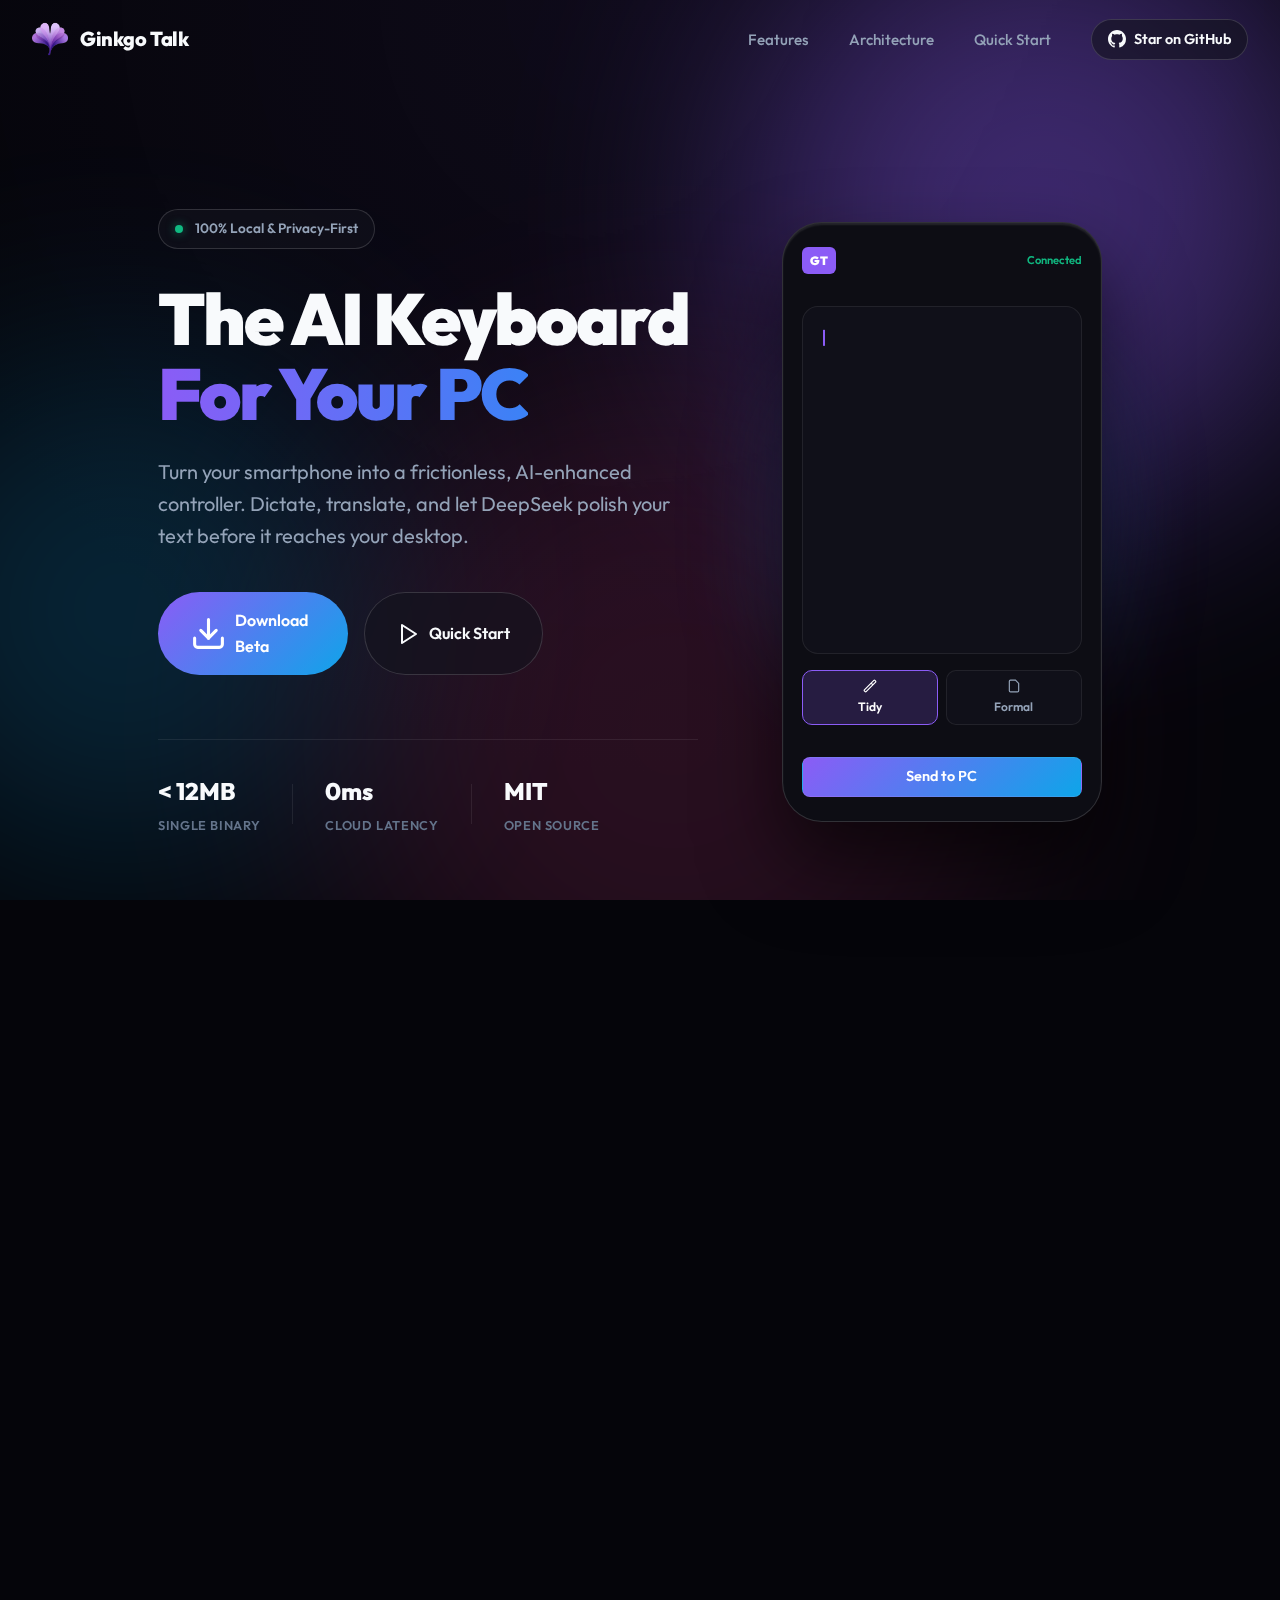
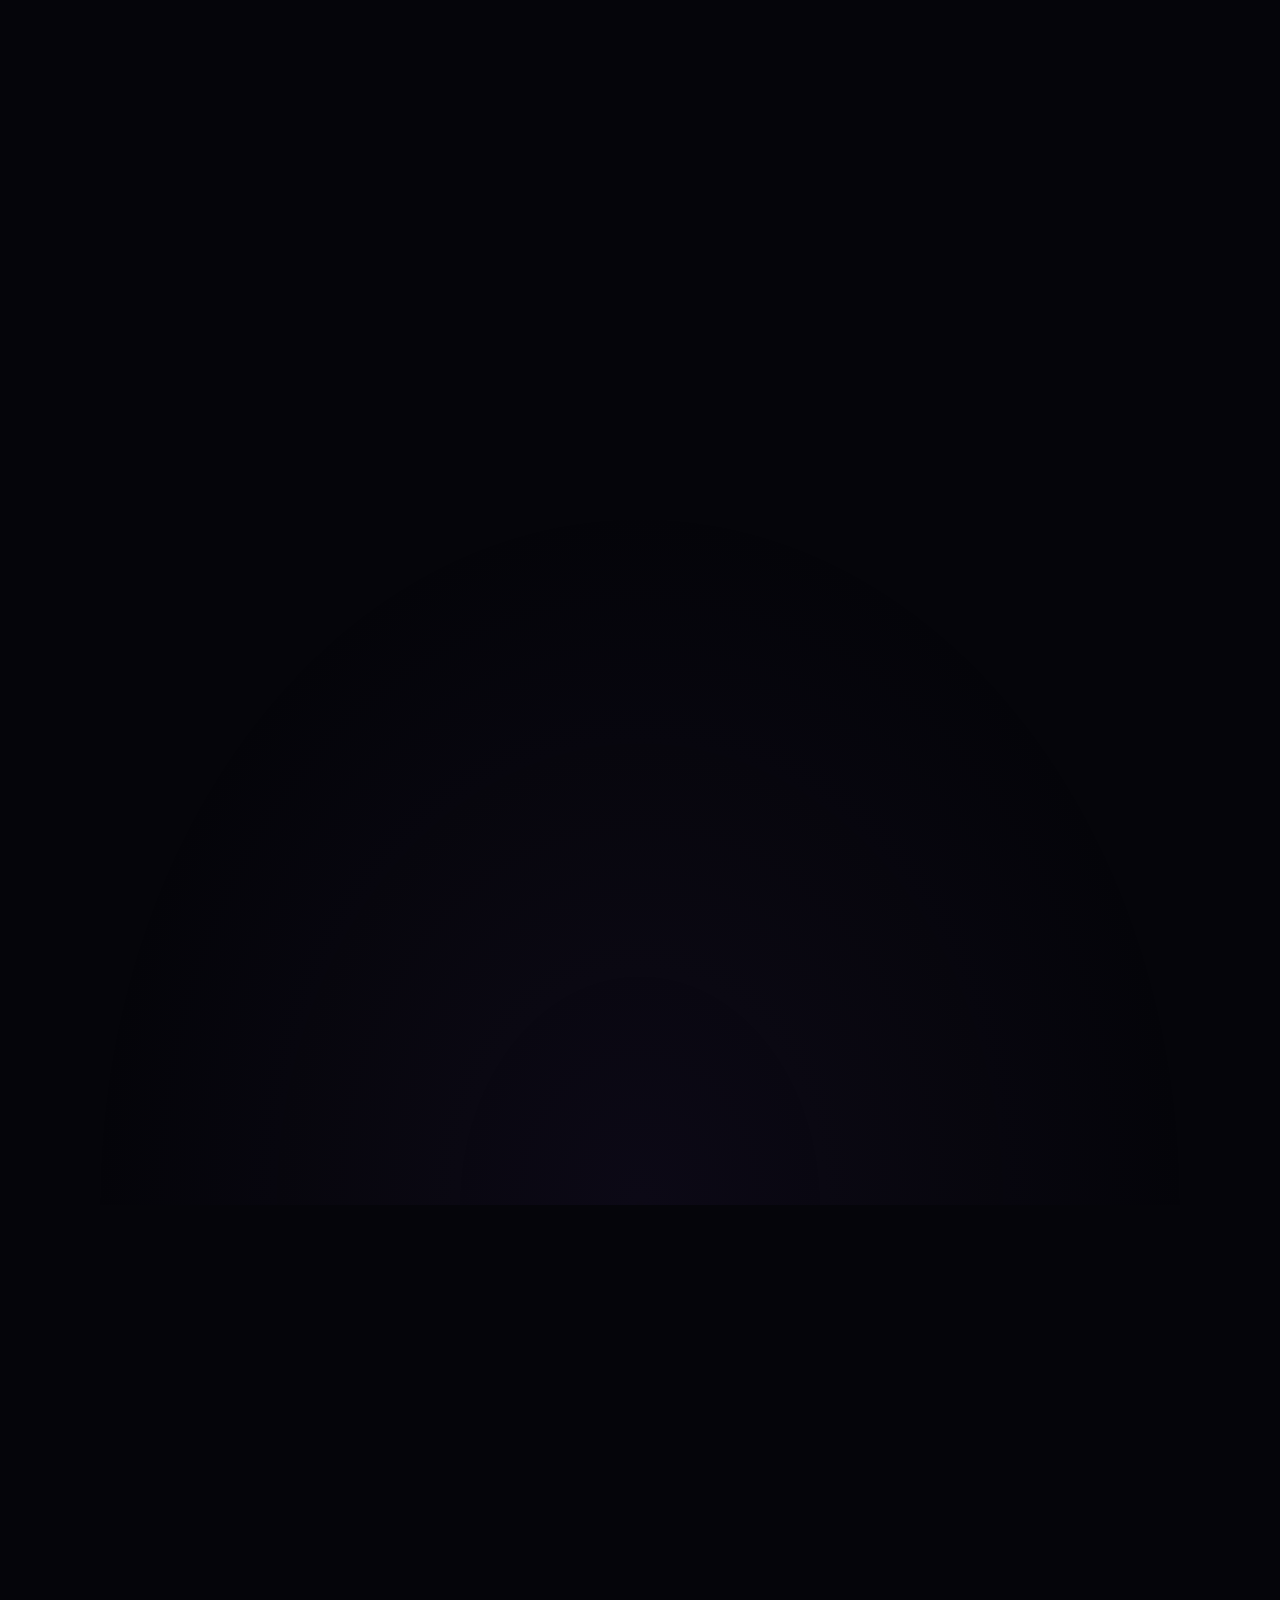
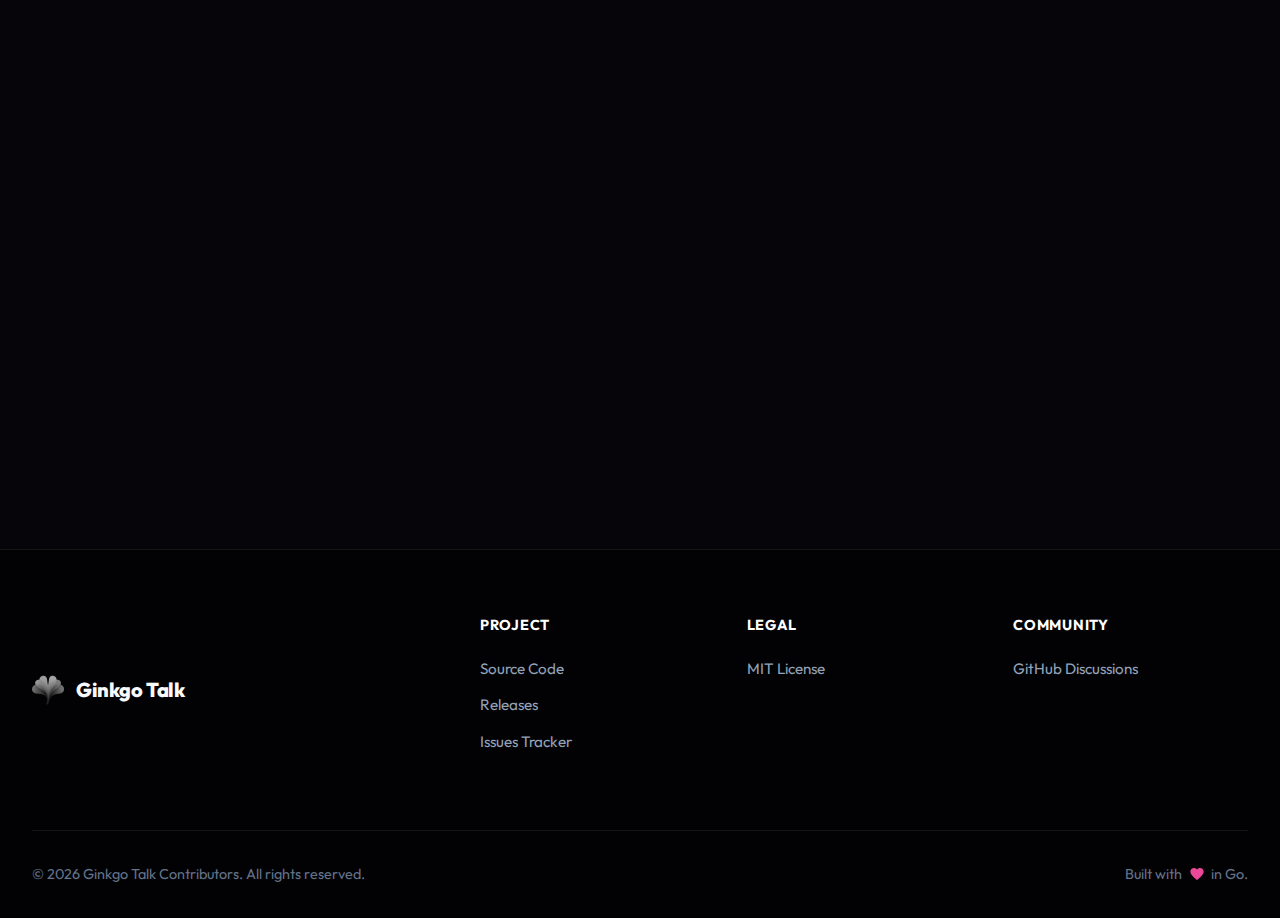
<file: docs/index.html>
<!DOCTYPE html>
<html lang="en">

<head>
    <meta charset="UTF-8">
    <meta name="viewport" content="width=device-width, initial-scale=1.0">
    <title>Ginkgo Talk - AI Mobile Keyboard for Your PC</title>
    <meta name="description"
        content="Turn your phone into an AI-powered keyboard for your PC. Type, dictate, and let AI polish your text — all over your local network. Free and open source.">
    <meta name="keywords" content="mobile keyboard, PC keyboard, AI text, phone to PC, LAN typing, open source, Go">
    <meta name="author" content="Ginkgo Talk Contributors">

    <!-- Open Graph -->
    <meta property="og:title" content="Ginkgo Talk - AI Mobile Keyboard for Your PC">
    <meta property="og:description"
        content="Turn your phone into an AI-powered keyboard for your PC. Free, open source, privacy-first.">
    <meta property="og:type" content="website">
    <meta property="og:image" content="assets/logo.png">

    <link rel="icon" type="image/png" sizes="32x32" href="assets/logo.png">
    <link rel="apple-touch-icon" href="assets/logo.png">
    <link href="https://fonts.googleapis.com/css2?family=Outfit:wght@300;400;500;600;700;800;900&display=swap"
        rel="stylesheet">
    <link rel="stylesheet" href="style.css">
</head>

<body id="top">
    <!-- Ambient Background -->
    <div class="ambient-bg">
        <div class="glow-orb orb-primary"></div>
        <div class="glow-orb orb-secondary"></div>
        <div class="glow-orb orb-accent"></div>
        <div class="noise-overlay"></div>
    </div>

    <!-- ===== Navigation ===== -->
    <nav class="nav">
        <div class="nav-container">
            <a href="#top" class="nav-brand">
                <div class="brand-logo-container">
                    <img src="assets/logo.png" alt="Ginkgo Talk Logo">
                    <div class="logo-glow"></div>
                </div>
                <span>Ginkgo Talk</span>
            </a>
            <ul class="nav-links">
                <li><a href="#features" class="nav-link">Features</a></li>
                <li><a href="#demo" class="nav-link">Architecture</a></li>
                <li><a href="#quickstart" class="nav-link">Quick Start</a></li>
                <li>
                    <a href="https://github.com/gold16/ginkgo-talk" target="_blank" rel="noopener"
                        class="nav-btn-github">
                        <svg viewBox="0 0 24 24">
                            <path
                                d="M12 0C5.37 0 0 5.37 0 12c0 5.31 3.435 9.795 8.205 11.385.6.105.825-.255.825-.57 0-.285-.015-1.23-.015-2.235-3.015.555-3.795-.735-4.035-1.41-.135-.345-.72-1.41-1.23-1.695-.42-.225-1.02-.78-.015-.795.945-.015 1.62.87 1.845 1.23 1.08 1.815 2.805 1.305 3.495.99.105-.78.42-1.305.765-1.605-2.67-.3-5.46-1.335-5.46-5.925 0-1.305.465-2.385 1.23-3.225-.12-.3-.54-1.53.12-3.18 0 0 1.005-.315 3.3 1.23.96-.27 1.98-.405 3-.405s2.04.135 3 .405c2.295-1.56 3.3-1.23 3.3-1.23.66 1.65.24 2.88.12 3.18.765.84 1.23 1.905 1.23 3.225 0 4.605-2.805 5.625-5.475 5.925.435.375.81 1.095.81 2.22 0 1.605-.015 2.895-.015 3.3 0 .315.225.69.825.57A12.02 12.02 0 0024 12c0-6.63-5.37-12-12-12z" />
                        </svg>
                        <span>Star on GitHub</span>
                    </a>
                </li>
            </ul>
            <button class="hamburger" aria-label="Menu">
                <span></span>
                <span></span>
                <span></span>
            </button>
        </div>
    </nav>

    <!-- ===== Hero ===== -->
    <section class="hero">
        <div class="container hero-container">
            <div class="hero-content">
                <div class="hero-badge fade-in-up">
                    <span class="badge-dot pulse"></span>
                    <span class="badge-text">100% Local & Privacy-First</span>
                </div>
                <h1 class="hero-title fade-in-up" style="animation-delay: 0.1s;">
                    The AI Keyboard<br>
                    <span class="gradient-text gradient-flow">For Your PC</span>
                </h1>
                <p class="hero-desc fade-in-up" style="animation-delay: 0.2s;">
                    Turn your smartphone into a frictionless, AI-enhanced controller. Dictate, translate, and let
                    DeepSeek polish your text before it reaches your desktop.
                </p>
                <div class="hero-actions fade-in-up" style="animation-delay: 0.3s;">
                    <a href="https://github.com/gold16/ginkgo-talk/releases" target="_blank" rel="noopener"
                        class="btn btn-primary btn-glow">
                        <svg viewBox="0 0 24 24" fill="none" stroke="currentColor" stroke-width="2"
                            stroke-linecap="round" stroke-linejoin="round">
                            <path d="M21 15v4a2 2 0 01-2 2H5a2 2 0 01-2-2v-4" />
                            <polyline points="7 10 12 15 17 10" />
                            <line x1="12" y1="15" x2="12" y2="3" />
                        </svg>
                        Download Beta
                        <div class="hover-glow"></div>
                    </a>
                    <a href="#quickstart" class="btn btn-secondary">
                        <svg width="24" height="24" viewBox="0 0 24 24" fill="none" stroke="currentColor"
                            stroke-width="2" stroke-linecap="round" stroke-linejoin="round">
                            <polygon points="5 3 19 12 5 21 5 3" />
                        </svg>
                        Quick Start
                    </a>
                </div>

                <div class="hero-metrics fade-in-up" style="animation-delay: 0.4s;">
                    <div class="metric">
                        <span class="metric-val">&lt; 12MB</span>
                        <span class="metric-lbl">Single Binary</span>
                    </div>
                    <div class="metric-divider"></div>
                    <div class="metric">
                        <span class="metric-val">0ms</span>
                        <span class="metric-lbl">Cloud Latency</span>
                    </div>
                    <div class="metric-divider"></div>
                    <div class="metric">
                        <span class="metric-val">MIT</span>
                        <span class="metric-lbl">Open Source</span>
                    </div>
                </div>
            </div>

            <div class="hero-visual fade-in-up" style="animation-delay: 0.3s;">
                <div class="floating-device">
                    <div class="device-screen">
                        <!-- Mockup of the mobile app -->
                        <div class="mockup-header">
                            <div class="mockup-logo">GT</div>
                            <div class="mockup-status">Connected</div>
                        </div>
                        <div class="mockup-input font-mono">
                            <div id="typewriterText"></div>
                        </div>
                        <div class="mockup-tools">
                            <div class="tool-btn active"><svg width="14" height="14" viewBox="0 0 24 24" fill="none"
                                    stroke="currentColor" stroke-width="2">
                                    <path
                                        d="m21.64 3.64-1.28-1.28a1.21 1.21 0 0 0-1.72 0L2.36 18.64a1.21 1.21 0 0 0 0 1.72l1.28 1.28a1.2 1.2 0 0 0 1.72 0L21.64 5.36a1.2 1.2 0 0 0 0-1.72Z" />
                                    <path d="m14 7 3 3" />
                                </svg> Tidy</div>
                            <div class="tool-btn"><svg width="14" height="14" viewBox="0 0 24 24" fill="none"
                                    stroke="currentColor" stroke-width="2">
                                    <path d="M14.5 2H6a2 2 0 0 0-2 2v16a2 2 0 0 0 2 2h12a2 2 0 0 0 2-2V7.5L14.5 2z" />
                                </svg> Formal</div>
                        </div>
                        <div class="mockup-keyboard">
                            <div class="kb-row">
                                <div class="kb-key w-long">Send to PC</div>
                            </div>
                        </div>
                    </div>
                    <div class="device-glow"></div>
                </div>
            </div>
        </div>
    </section>

    <!-- ===== Features ===== -->
    <section class="features" id="features">
        <div class="container bg-decoration">
            <div class="section-header fade-in">
                <span class="pill-badge">Core Capabilities</span>
                <h2 class="section-title">Everything You Need.<br>Nothing You Don't.</h2>
            </div>

            <div class="features-grid">
                <!-- Feature 1 -->
                <div class="glass-card feature-card fade-in">
                    <div class="feature-icon-wrapper">
                        <svg class="feature-icon" viewBox="0 0 24 24" fill="none" stroke="currentColor" stroke-width="2"
                            stroke-linecap="round" stroke-linejoin="round">
                            <rect x="3" y="3" width="18" height="18" rx="2" ry="2" />
                            <rect x="7" y="7" width="3" height="3" />
                            <rect x="14" y="7" width="3" height="3" />
                            <rect x="7" y="14" width="3" height="3" />
                            <rect x="14" y="14" width="3" height="3" />
                        </svg>
                        <div class="icon-glow"></div>
                    </div>
                    <h3>QR Sync</h3>
                    <p>Point your camera at your screen. Enter a 4-digit code. Instantly connected. No mobile app
                        installation required.</p>
                </div>

                <!-- Feature 2 -->
                <div class="glass-card feature-card fade-in" style="animation-delay: 0.1s;">
                    <div class="feature-icon-wrapper">
                        <svg class="feature-icon" viewBox="0 0 24 24" fill="none" stroke="currentColor" stroke-width="2"
                            stroke-linecap="round" stroke-linejoin="round">
                            <path
                                d="m21.64 3.64-1.28-1.28a1.21 1.21 0 0 0-1.72 0L2.36 18.64a1.21 1.21 0 0 0 0 1.72l1.28 1.28a1.2 1.2 0 0 0 1.72 0L21.64 5.36a1.2 1.2 0 0 0 0-1.72Z" />
                            <path d="m14 7 3 3" />
                            <path d="M5 6v4" />
                            <path d="M19 14v4" />
                            <path d="M10 2v2" />
                            <path d="M7 8H3" />
                            <path d="M21 16h-4" />
                            <path d="M11 3H9" />
                        </svg>
                        <div class="icon-glow icon-glow-alt"></div>
                    </div>
                    <h3>AI Supercharged</h3>
                    <p>Clean up messy voice notes, convert conversational thoughts to formal text, or auto-translate on
                        the fly.</p>
                </div>

                <!-- Feature 3 -->
                <div class="glass-card feature-card fade-in" style="animation-delay: 0.2s;">
                    <div class="feature-icon-wrapper">
                        <svg class="feature-icon" viewBox="0 0 24 24" fill="none" stroke="currentColor" stroke-width="2"
                            stroke-linecap="round" stroke-linejoin="round">
                            <path d="M12 1a3 3 0 0 0-3 3v8a3 3 0 0 0 6 0V4a3 3 0 0 0-3-3z" />
                            <path d="M19 10v2a7 7 0 0 1-14 0v-2" />
                            <line x1="12" y1="19" x2="12" y2="23" />
                            <line x1="8" y1="23" x2="16" y2="23" />
                        </svg>
                        <div class="icon-glow"></div>
                    </div>
                    <h3>Voice Dictation</h3>
                    <p>Harness your smartphone's built-in Web Speech API to dictate long-form content swiftly and
                        accurately.</p>
                </div>

                <!-- Feature 4 -->
                <div class="glass-card feature-card fade-in">
                    <div class="feature-icon-wrapper">
                        <svg class="feature-icon" viewBox="0 0 24 24" fill="none" stroke="currentColor" stroke-width="2"
                            stroke-linecap="round" stroke-linejoin="round">
                            <rect x="2" y="4" width="20" height="16" rx="2" ry="2" />
                            <line x1="6" y1="8" x2="6" y2="8" />
                            <line x1="10" y1="8" x2="10" y2="8" />
                            <line x1="14" y1="8" x2="14" y2="8" />
                            <line x1="18" y1="8" x2="18" y2="8" />
                            <line x1="8" y1="12" x2="16" y2="12" />
                            <line x1="8" y1="16" x2="16" y2="16" />
                        </svg>
                        <div class="icon-glow icon-glow-alt"></div>
                    </div>
                    <h3>Desktop Shortcuts</h3>
                    <p>Trigger PC macros directly from your phone. Send Enter, Ctrl+Z, Ctrl+V, or Esc wirelessly via
                        WebSockets.</p>
                </div>

                <!-- Feature 5 -->
                <div class="glass-card feature-card fade-in" style="animation-delay: 0.1s;">
                    <div class="feature-icon-wrapper">
                        <svg class="feature-icon" viewBox="0 0 24 24" fill="none" stroke="currentColor" stroke-width="2"
                            stroke-linecap="round" stroke-linejoin="round">
                            <rect x="2" y="3" width="20" height="14" rx="2" ry="2" />
                            <line x1="8" y1="21" x2="16" y2="21" />
                            <line x1="12" y1="17" x2="12" y2="21" />
                        </svg>
                        <div class="icon-glow"></div>
                    </div>
                    <h3>Native System Tray</h3>
                    <p>Runs silently in your Windows system tray. One click reveals your LAN IP, QR pairing, and status
                        metrics.</p>
                </div>

                <!-- Feature 6 -->
                <div class="glass-card feature-card fade-in" style="animation-delay: 0.2s;">
                    <div class="feature-icon-wrapper">
                        <svg class="feature-icon" viewBox="0 0 24 24" fill="none" stroke="currentColor" stroke-width="2"
                            stroke-linecap="round" stroke-linejoin="round">
                            <rect x="3" y="11" width="18" height="11" rx="2" ry="2" />
                            <path d="M7 11V7a5 5 0 0 1 10 0v4" />
                        </svg>
                        <div class="icon-glow icon-glow-alt"></div>
                    </div>
                    <h3>Zero Telemetry</h3>
                    <p>Data stays entirely on your local network. Protected by self-signed HTTPS, session tokens, and
                        strict device verification.</p>
                </div>
            </div>
        </div>
    </section>

    <!-- ===== Demo Showcase ===== -->
    <section class="showcase" id="demo">
        <div class="container container-split">
            <div class="showcase-visual fade-in">
                <div class="glass-panel showcase-panel">
                    <div class="panel-header">
                        <div class="mac-dots">
                            <span></span><span></span><span></span>
                        </div>
                        <div class="panel-title">GinkgoTalk Backend Terminal</div>
                    </div>
                    <div class="panel-body font-mono">
                        <p><span class="text-green">INFO</span> [0.000] Starting GinkgoTalk local server...</p>
                        <p><span class="text-green">INFO</span> [0.041] Binding to LAN IP 192.168.1.100:9527</p>
                        <p><span class="text-green">INFO</span> [0.125] Initializing device pairing manager.</p>
                        <p><span class="text-cyan">WAIT</span> [1.450] Waiting for device connection...</p>
                        <p class="mt-4"><span class="text-yellow">AUTH</span> [8.221] Device pair initiated from
                            192.168.1.102</p>
                        <p><span class="text-green">SUCCESS</span> [10.052] WebSocket session established.</p>
                        <p class="mt-4 pulse-text">> Receiving payload: "Hello World"</p>
                        <p>> Simulating keystrokes on desktop...</p>
                    </div>
                </div>
            </div>

            <div class="showcase-text fade-in">
                <span class="pill-badge">Developer Friendly</span>
                <h2 class="section-title">Built Fast.<br>Runs Faster.</h2>

                <ul class="feature-list mt-8">
                    <li>
                        <div class="li-icon"><svg viewBox="0 0 24 24" fill="none" stroke="currentColor"
                                stroke-width="2">
                                <polyline points="20 6 9 17 4 12"></polyline>
                            </svg></div>
                        <div class="li-content">
                            <h4>Go Backend</h4>
                            <p>Engineered with Go's net/http and gorilla/websocket for robust, highly concurrent
                                connection management.</p>
                        </div>
                    </li>
                    <li>
                        <div class="li-icon"><svg viewBox="0 0 24 24" fill="none" stroke="currentColor"
                                stroke-width="2">
                                <polyline points="20 6 9 17 4 12"></polyline>
                            </svg></div>
                        <div class="li-content">
                            <h4>Progressive Web App</h4>
                            <p>The client UI installs seamlessly to any smartphone homescreen providing a native feel
                                without App Store friction.</p>
                        </div>
                    </li>
                    <li>
                        <div class="li-icon"><svg viewBox="0 0 24 24" fill="none" stroke="currentColor"
                                stroke-width="2">
                                <polyline points="20 6 9 17 4 12"></polyline>
                            </svg></div>
                        <div class="li-content">
                            <h4>Hardware Level Emulation</h4>
                            <p>Translates WebSocket payloads directly into native Windows user32.dll API calls for
                                reliable keystrokes.</p>
                        </div>
                    </li>
                </ul>
            </div>
        </div>
    </section>

    <!-- ===== Quick Start ===== -->
    <section class="quickstart" id="quickstart">
        <div class="container container-narrow">
            <div class="text-center fade-in">
                <span class="pill-badge style-outline">Installation</span>
                <h2 class="section-title">30 Seconds to Launch.</h2>
                <p class="section-subtitle">No installers. No bloated dependencies.</p>
            </div>

            <div class="terminal-mockup fade-in mt-12">
                <div class="terminal-header">
                    <div class="mac-dots"><span></span><span></span><span></span></div>
                    <span>bash</span>
                </div>
                <div class="terminal-content">
                    <div class="line">
                        <span class="comment"># Option 1: Download pre-built binary</span>
                    </div>
                    <div class="line">
                        <span class="prompt">$</span> <span class="cmd">curl</span> -L
                        https://github.com/gold16/ginkgo-talk/releases/latest/download/GinkgoTalk.exe -o GinkgoTalk.exe
                    </div>
                    <div class="line">
                        <span class="prompt">$</span> ./GinkgoTalk.exe
                    </div>
                    <div class="line mt-4">
                        <span class="comment"># Option 2: Build from source</span>
                    </div>
                    <div class="line">
                        <span class="prompt">$</span> <span class="cmd">git</span> clone
                        https://github.com/gold16/ginkgo-talk.git
                    </div>
                    <div class="line">
                        <span class="prompt">$</span> <span class="cmd">cd</span> ginkgo-talk
                    </div>
                    <div class="line">
                        <span class="prompt">$</span> <span class="cmd">go</span> build -ldflags <span
                            class="string">"-H windowsgui"</span> -o GinkgoTalk.exe .
                    </div>
                </div>
            </div>

            <div class="steps-row fade-in mt-12">
                <div class="step-badge">
                    <div class="step-num">1</div>
                    <span>Run the EXE</span>
                </div>
                <div class="step-arr">→</div>
                <div class="step-badge">
                    <div class="step-num">2</div>
                    <span>Scan QR Code</span>
                </div>
                <div class="step-arr">→</div>
                <div class="step-badge">
                    <div class="step-num">3</div>
                    <span>Start Typing</span>
                </div>
            </div>
        </div>
    </section>

    <!-- ===== Footer ===== -->
    <footer class="footer">
        <div class="container footer-container">
            <div class="footer-top">
                <div class="footer-brand">
                    <img src="assets/logo.png" alt="Ginkgo Talk Logo" class="footer-logo">
                    <span class="footer-logotype">Ginkgo Talk</span>
                </div>
                <div class="footer-links-grid">
                    <div class="footer-col">
                        <h4>Project</h4>
                        <a href="https://github.com/gold16/ginkgo-talk">Source Code</a>
                        <a href="https://github.com/gold16/ginkgo-talk/releases">Releases</a>
                        <a href="https://github.com/gold16/ginkgo-talk/issues">Issues Tracker</a>
                    </div>
                    <div class="footer-col">
                        <h4>Legal</h4>
                        <a href="https://github.com/gold16/ginkgo-talk/blob/main/LICENSE">MIT License</a>
                    </div>
                    <div class="footer-col">
                        <h4>Community</h4>
                        <a href="https://github.com/gold16/ginkgo-talk/discussions" target="_blank"
                            rel="noopener">GitHub Discussions</a>
                    </div>
                </div>
            </div>
            <div class="footer-bottom">
                <p>&copy; 2026 Ginkgo Talk Contributors. All rights reserved.</p>
                <div class="footer-heart">
                    Built with <svg viewBox="0 0 24 24" fill="currentColor" width="16" height="16">
                        <path
                            d="M12 21.35l-1.45-1.32C5.4 15.36 2 12.28 2 8.5 2 5.42 4.42 3 7.5 3c1.74 0 3.41.81 4.5 2.09C13.09 3.81 14.76 3 16.5 3 19.58 3 22 5.42 22 8.5c0 3.78-3.4 6.86-8.55 11.54L12 21.35z" />
                    </svg> in Go.
                </div>
            </div>
        </div>
    </footer>

    <script src="main.js"></script>
</body>

</html>
</file>
<file: docs/style.css>
/* ===== Default Design System ===== */
:root {
    --bg-primary: #05050A;
    --bg-surface: rgba(18, 18, 28, 0.6);
    --bg-surface-light: rgba(30, 30, 45, 0.4);

    --accent-1: #8b5cf6;
    /* Violet */
    --accent-2: #0ea5e9;
    /* Sky Blue */
    --accent-3: #ec4899;
    /* Pink */

    --text-primary: #f8fafc;
    --text-secondary: #94a3b8;
    --text-muted: #64748b;

    --border-glass: rgba(255, 255, 255, 0.08);
    --border-glass-light: rgba(255, 255, 255, 0.15);

    --radius-sm: 12px;
    --radius-md: 20px;
    --radius-lg: 32px;
    --radius-full: 9999px;

    --transition: 0.35s cubic-bezier(0.2, 0.8, 0.2, 1);
    --transition-bounce: 0.5s cubic-bezier(0.34, 1.56, 0.64, 1);

    --shadow-glow: 0 0 40px rgba(139, 92, 246, 0.3);

    --max-width: 1280px;
    --nav-height: 80px;
}

/* ===== Resets & Base ===== */
*,
*::before,
*::after {
    margin: 0;
    padding: 0;
    box-sizing: border-box;
}

html {
    scroll-behavior: smooth;
    font-size: 16px;
}

body {
    font-family: 'Outfit', sans-serif;
    background-color: var(--bg-primary);
    color: var(--text-primary);
    line-height: 1.6;
    overflow-x: hidden;
    -webkit-font-smoothing: antialiased;
    -moz-osx-font-smoothing: grayscale;
}

a {
    color: inherit;
    text-decoration: none;
    transition: color var(--transition);
}

img {
    max-width: 100%;
    display: block;
}

ul {
    list-style: none;
}

/* ===== Ambient Background ===== */
.ambient-bg {
    position: fixed;
    top: 0;
    left: 0;
    right: 0;
    bottom: 0;
    z-index: -1;
    overflow: hidden;
    background: radial-gradient(circle at top center, rgba(30, 20, 50, 0.4) 0%, var(--bg-primary) 70%);
}

.glow-orb {
    position: absolute;
    border-radius: 50%;
    filter: blur(120px);
    opacity: 0.4;
    animation: floatOrb 25s infinite ease-in-out alternate;
}

.orb-primary {
    top: -10%;
    right: -5%;
    width: 600px;
    height: 600px;
    background: var(--accent-1);
    animation-delay: 0s;
}

.orb-secondary {
    top: 40%;
    left: -10%;
    width: 500px;
    height: 500px;
    background: var(--accent-2);
    opacity: 0.2;
    animation-delay: -5s;
    animation-direction: alternate-reverse;
}

.orb-accent {
    bottom: -20%;
    right: 20%;
    width: 700px;
    height: 700px;
    background: var(--accent-3);
    opacity: 0.15;
    animation-delay: -10s;
}

.noise-overlay {
    position: absolute;
    top: 0;
    left: 0;
    width: 100%;
    height: 100%;
    background-image: url("data:image/svg+xml,%3Csvg viewBox='0 0 200 200' xmlns='http://www.w3.org/2000/svg'%3E%3Cfilter id='noiseFilter'%3E%3CfeTurbulence type='fractalNoise' baseFrequency='0.85' numOctaves='3' stitchTiles='stitch'/%3E%3C/filter%3E%3Crect width='100%25' height='100%25' filter='url(%23noiseFilter)' op%3E%3C/svg%3E");
    opacity: 0.03;
    pointer-events: none;
    mix-blend-mode: overlay;
}

@keyframes floatOrb {
    0% {
        transform: translate(0, 0) scale(1);
    }

    50% {
        transform: translate(-50px, 80px) scale(1.1);
    }

    100% {
        transform: translate(30px, -40px) scale(0.9);
    }
}

/* ===== Utility Classes ===== */
.container {
    max-width: var(--max-width);
    margin: 0 auto;
    padding: 0 2rem;
}

.container-narrow {
    max-width: 900px;
}

.text-center {
    text-align: center;
}

.mt-4 {
    margin-top: 1rem;
}

.mt-8 {
    margin-top: 2rem;
}

.mt-12 {
    margin-top: 3rem;
}

.pill-badge {
    display: inline-block;
    padding: 0.4rem 1rem;
    border-radius: var(--radius-full);
    background: rgba(139, 92, 246, 0.1);
    border: 1px solid rgba(139, 92, 246, 0.3);
    color: #c4b5fd;
    font-size: 0.75rem;
    font-weight: 700;
    text-transform: uppercase;
    letter-spacing: 0.15em;
    margin-bottom: 1.25rem;
}

.pill-badge.style-outline {
    background: transparent;
    border-color: var(--border-glass-light);
    color: var(--text-secondary);
}

.section-title {
    font-size: 3rem;
    font-weight: 800;
    line-height: 1.1;
    letter-spacing: -0.02em;
    margin-bottom: 1.25rem;
}

.section-subtitle {
    font-size: 1.25rem;
    color: var(--text-secondary);
    max-width: 600px;
    margin: 0 auto;
}

.glass-panel {
    background: var(--bg-surface);
    backdrop-filter: blur(20px);
    -webkit-backdrop-filter: blur(20px);
    border: 1px solid var(--border-glass);
    border-radius: var(--radius-md);
    box-shadow: 0 20px 40px rgba(0, 0, 0, 0.4);
}

/* Buttons */
.btn {
    display: inline-flex;
    align-items: center;
    justify-content: center;
    gap: 0.5rem;
    padding: 1rem 2rem;
    border-radius: var(--radius-full);
    font-size: 1rem;
    font-weight: 600;
    cursor: pointer;
    transition: var(--transition-bounce);
    position: relative;
    overflow: hidden;
}

.btn-primary {
    background: linear-gradient(135deg, var(--accent-1), var(--accent-2));
    color: white;
    border: none;
}

.btn-primary::before {
    content: '';
    position: absolute;
    top: 0;
    left: 0;
    right: 0;
    bottom: 0;
    background: linear-gradient(135deg, rgba(255, 255, 255, 0.2), transparent);
    opacity: 0;
    transition: var(--transition);
}

.btn-primary:hover {
    transform: translateY(-4px);
    box-shadow: 0 10px 30px rgba(139, 92, 246, 0.4);
}

.btn-primary:hover::before {
    opacity: 1;
}

.btn-secondary {
    background: var(--bg-surface);
    border: 1px solid var(--border-glass-light);
    color: var(--text-primary);
    backdrop-filter: blur(10px);
}

.btn-secondary:hover {
    border-color: var(--text-secondary);
    background: var(--bg-surface-light);
    transform: translateY(-4px);
}

/* Animations Triggered by Main.js */
.fade-in {
    opacity: 0;
    transform: translateY(20px);
    transition: opacity 0.8s ease, transform 0.8s ease;
}

.fade-in.visible {
    opacity: 1;
    transform: translateY(0);
}

.fade-in-up {
    animation: fadeInUp 0.8s cubic-bezier(0.2, 0.8, 0.2, 1) both;
}

@keyframes fadeInUp {
    from {
        opacity: 0;
        transform: translateY(40px);
    }

    to {
        opacity: 1;
        transform: translateY(0);
    }
}

/* ===== Navigation ===== */
.nav {
    position: fixed;
    top: 0;
    left: 0;
    right: 0;
    height: var(--nav-height);
    display: flex;
    align-items: center;
    z-index: 1000;
    transition: var(--transition);
    border-bottom: 1px solid transparent;
}

.nav.scrolled {
    background: rgba(5, 5, 10, 0.7);
    backdrop-filter: blur(16px);
    -webkit-backdrop-filter: blur(16px);
    border-bottom-color: var(--border-glass);
}

.nav-container {
    width: 100%;
    max-width: var(--max-width);
    margin: 0 auto;
    padding: 0 2rem;
    display: flex;
    justify-content: space-between;
    align-items: center;
}

.nav-brand {
    display: flex;
    align-items: center;
    gap: 0.75rem;
    font-size: 1.25rem;
    font-weight: 800;
    letter-spacing: -0.02em;
}

.brand-logo-container {
    position: relative;
    width: 36px;
    height: 36px;
}

.brand-logo-container img {
    border-radius: 8px;
    position: relative;
    z-index: 2;
}

.logo-glow {
    position: absolute;
    top: 50%;
    left: 50%;
    transform: translate(-50%, -50%);
    width: 200%;
    height: 200%;
    background: radial-gradient(circle, rgba(139, 92, 246, 0.6), transparent 70%);
    filter: blur(10px);
    z-index: 1;
    opacity: 0;
    transition: var(--transition);
}

.nav-brand:hover .logo-glow {
    opacity: 1;
}

.nav-links {
    display: flex;
    align-items: center;
    gap: 2.5rem;
}

.nav-link {
    font-size: 0.95rem;
    font-weight: 500;
    color: var(--text-secondary);
    position: relative;
}

.nav-link::after {
    content: '';
    position: absolute;
    bottom: -4px;
    left: 0;
    width: 0%;
    height: 2px;
    background: var(--accent-1);
    transition: width var(--transition);
}

.nav-link:hover {
    color: var(--text-primary);
}

.nav-link:hover::after {
    width: 100%;
}

.nav-btn-github {
    display: flex;
    align-items: center;
    gap: 0.5rem;
    padding: 0.5rem 1rem;
    border-radius: var(--radius-full);
    background: var(--bg-surface);
    border: 1px solid var(--border-glass-light);
    font-size: 0.9rem;
    font-weight: 600;
    transition: var(--transition);
}

.nav-btn-github svg {
    width: 18px;
    height: 18px;
    fill: currentColor;
}

.nav-btn-github:hover {
    background: rgba(255, 255, 255, 0.1);
    border-color: rgba(255, 255, 255, 0.2);
    transform: translateY(-2px);
}

.hamburger {
    display: none;
    flex-direction: column;
    gap: 6px;
    background: none;
    border: none;
    cursor: pointer;
    padding: 4px;
    z-index: 1002;
}

.hamburger span {
    display: block;
    width: 24px;
    height: 2px;
    background: var(--text-primary);
    border-radius: 2px;
    transition: var(--transition);
}

/* ===== Hero Section ===== */
.hero {
    min-height: 100vh;
    padding-top: calc(var(--nav-height) + 4rem);
    display: flex;
    align-items: center;
    position: relative;
}

.hero-container {
    display: grid;
    grid-template-columns: 1.2fr 0.8fr;
    gap: 4rem;
    align-items: center;
}

.hero-badge {
    display: inline-flex;
    align-items: center;
    gap: 0.75rem;
    padding: 0.5rem 1rem;
    border-radius: var(--radius-full);
    background: var(--bg-surface);
    border: 1px solid var(--border-glass-light);
    margin-bottom: 2rem;
}

.badge-dot {
    width: 8px;
    height: 8px;
    border-radius: 50%;
    background: #10b981;
    box-shadow: 0 0 10px rgba(16, 185, 129, 0.6);
}

.badge-text {
    font-size: 0.85rem;
    font-weight: 600;
    color: var(--text-secondary);
}

.hero-title {
    font-size: 4.5rem;
    font-weight: 900;
    line-height: 1.05;
    letter-spacing: -0.03em;
    margin-bottom: 1.5rem;
}

.gradient-text {
    background: linear-gradient(to right, #8b5cf6, #3b82f6, #8b5cf6);
    background-size: 200% auto;
    -webkit-background-clip: text;
    -webkit-text-fill-color: transparent;
    background-clip: text;
}

.gradient-flow {
    animation: gradientFlow 5s linear infinite;
}

@keyframes gradientFlow {
    to {
        background-position: 200% center;
    }
}

.hero-desc {
    font-size: 1.25rem;
    color: var(--text-secondary);
    margin-bottom: 2.5rem;
    max-width: 540px;
}

.hero-actions {
    display: flex;
    gap: 1rem;
    margin-bottom: 4rem;
}

.hero-metrics {
    display: flex;
    align-items: center;
    gap: 2rem;
    padding-top: 2rem;
    border-top: 1px solid var(--border-glass);
}

.metric {
    display: flex;
    flex-direction: column;
    gap: 0.25rem;
}

.metric-val {
    font-size: 1.5rem;
    font-weight: 800;
    color: var(--text-primary);
}

.metric-lbl {
    font-size: 0.8rem;
    font-weight: 600;
    text-transform: uppercase;
    letter-spacing: 0.05em;
    color: var(--text-muted);
}

.metric-divider {
    width: 1px;
    height: 40px;
    background: var(--border-glass);
}

/* Hero Visual Mockup */
.floating-device {
    position: relative;
    width: 100%;
    max-width: 320px;
    margin: 0 auto;
    animation: floatingDevice 6s ease-in-out infinite;
}

@keyframes floatingDevice {

    0%,
    100% {
        transform: translateY(0) rotate(0deg);
    }

    50% {
        transform: translateY(-20px) rotate(-2deg);
    }
}

.device-screen {
    background: #0d0d14;
    border: 1px solid var(--border-glass-light);
    border-radius: 40px;
    padding: 1.5rem 1.2rem;
    height: 600px;
    box-shadow: 0 40px 80px rgba(0, 0, 0, 0.6), inset 0 2px 2px rgba(255, 255, 255, 0.1);
    display: flex;
    flex-direction: column;
    position: relative;
    z-index: 2;
}

.device-glow {
    position: absolute;
    top: 50%;
    left: 50%;
    transform: translate(-50%, -50%);
    width: 120%;
    height: 120%;
    background: radial-gradient(circle, rgba(59, 130, 246, 0.4), transparent 60%);
    filter: blur(40px);
    z-index: 1;
}

.mockup-header {
    display: flex;
    justify-content: space-between;
    align-items: center;
    margin-bottom: 2rem;
}

.mockup-logo {
    font-weight: 900;
    background: var(--accent-1);
    color: white;
    padding: 4px 8px;
    border-radius: 6px;
    font-size: 0.75rem;
}

.mockup-status {
    font-size: 0.7rem;
    color: #10b981;
    font-weight: 600;
}

.mockup-input {
    flex: 1;
    background: var(--bg-surface);
    border-radius: 16px;
    border: 1px solid var(--border-glass);
    padding: 1rem;
    margin-bottom: 1rem;
    font-size: 0.85rem;
    color: var(--text-primary);
}

#typewriterText {
    display: inline-block;
    position: relative;
    padding-right: 4px;
}

#typewriterText::after {
    content: '';
    position: absolute;
    right: -2px;
    top: 50%;
    transform: translateY(-50%);
    width: 2px;
    height: 1.2em;
    background-color: var(--accent-1);
    animation: cursorBlink 1s step-end infinite;
}

@keyframes cursorBlink {

    0%,
    100% {
        opacity: 1;
    }

    50% {
        opacity: 0;
    }
}

.mockup-tools {
    display: flex;
    gap: 0.5rem;
    margin-bottom: 2rem;
}

.tool-btn {
    flex: 1;
    padding: 0.5rem;
    text-align: center;
    border-radius: 10px;
    font-size: 0.75rem;
    font-weight: 600;
    border: 1px solid var(--border-glass);
    display: flex;
    flex-direction: column;
    align-items: center;
    gap: 4px;
    color: var(--text-secondary);
    background: var(--bg-surface);
}

.tool-btn.active {
    background: rgba(139, 92, 246, 0.2);
    border-color: var(--accent-1);
    color: white;
}

.mockup-keyboard {
    display: flex;
    flex-direction: column;
    gap: 0.5rem;
}

.kb-row {
    display: flex;
    gap: 0.5rem;
    justify-content: center;
}

.kb-key {
    flex: 1;
    height: 40px;
    background: rgba(255, 255, 255, 0.05);
    border-radius: 8px;
    border: 1px solid var(--border-glass);
}

.w-long {
    flex: initial;
    width: 100%;
    background: linear-gradient(135deg, var(--accent-1), var(--accent-2));
    color: white;
    display: flex;
    align-items: center;
    justify-content: center;
    font-weight: 600;
    font-size: 0.9rem;
}

/* ===== Features Section ===== */
.features {
    padding: 8rem 0;
    position: relative;
}

.section-header {
    text-align: center;
    margin-bottom: 4rem;
}

.features-grid {
    display: grid;
    grid-template-columns: repeat(3, 1fr);
    gap: 2rem;
}

.feature-card {
    padding: 2.5rem 2rem;
    transition: var(--transition-bounce);
    position: relative;
    overflow: hidden;
}

.feature-card::before {
    content: '';
    position: absolute;
    top: 0;
    left: 0;
    width: 100%;
    height: 2px;
    background: linear-gradient(90deg, transparent, var(--accent-1), transparent);
    transform: scaleX(0);
    transition: transform var(--transition);
}

.feature-card:hover {
    transform: translateY(-8px);
    border-color: var(--border-glass-light);
}

.feature-card:hover::before {
    transform: scaleX(1);
}

.feature-icon-wrapper {
    width: 60px;
    height: 60px;
    border-radius: 16px;
    background: var(--bg-surface-light);
    border: 1px solid var(--border-glass-light);
    display: flex;
    align-items: center;
    justify-content: center;
    margin-bottom: 1.5rem;
    position: relative;
}

.feature-icon {
    width: 28px;
    height: 28px;
    color: var(--text-primary);
    z-index: 2;
}

.icon-glow {
    position: absolute;
    top: 50%;
    left: 50%;
    transform: translate(-50%, -50%);
    width: 100%;
    height: 100%;
    background: var(--accent-1);
    filter: blur(20px);
    opacity: 0.3;
    z-index: 1;
}

.icon-glow-alt {
    background: var(--accent-2);
}

.feature-card h3 {
    font-size: 1.3rem;
    font-weight: 700;
    margin-bottom: 1rem;
}

.feature-card p {
    color: var(--text-secondary);
    font-size: 1rem;
}

/* ===== Showcase Section ===== */
.showcase {
    padding: 8rem 0;
    background: radial-gradient(ellipse at bottom, rgba(30, 20, 50, 0.3) 0%, transparent 60%);
}

.container-split {
    display: grid;
    grid-template-columns: 1fr 1fr;
    gap: 5rem;
    align-items: center;
}

.showcase-panel {
    border-radius: 12px;
    overflow: hidden;
    padding: 0;
}

.panel-header {
    background: rgba(0, 0, 0, 0.4);
    padding: 12px 16px;
    border-bottom: 1px solid var(--border-glass);
    display: flex;
    align-items: center;
}

.mac-dots {
    display: flex;
    gap: 8px;
}

.mac-dots span {
    display: block;
    width: 12px;
    height: 12px;
    border-radius: 50%;
}

.mac-dots span:nth-child(1) {
    background: #ff5f56;
}

.mac-dots span:nth-child(2) {
    background: #ffbd2e;
}

.mac-dots span:nth-child(3) {
    background: #27c93f;
}

.panel-title {
    margin-left: 1rem;
    font-size: 0.8rem;
    font-family: monospace;
    color: var(--text-muted);
}

.panel-body {
    padding: 1.5rem;
    background: #0c0c12;
    min-height: 250px;
}

.font-mono {
    font-family: 'JetBrains Mono', 'Fira Code', monospace;
    font-size: 0.85rem;
    line-height: 1.7;
    color: #a1a1aa;
}

.text-green {
    color: #4ade80;
}

.text-cyan {
    color: #22d3ee;
}

.text-yellow {
    color: #eab308;
}

.pulse-text {
    animation: pulseOpacity 1.5s infinite;
    color: #f8fafc;
    font-weight: 600;
}

@keyframes pulseOpacity {

    0%,
    100% {
        opacity: 1;
    }

    50% {
        opacity: 0.4;
    }
}

.feature-list li {
    display: flex;
    gap: 1.25rem;
    margin-bottom: 2rem;
}

.li-icon {
    flex-shrink: 0;
    width: 44px;
    height: 44px;
    border-radius: 50%;
    background: rgba(14, 165, 233, 0.1);
    color: var(--accent-2);
    display: flex;
    align-items: center;
    justify-content: center;
}

.li-icon svg {
    width: 20px;
    height: 20px;
}

.li-content h4 {
    font-size: 1.2rem;
    font-weight: 700;
    margin-bottom: 0.5rem;
}

.li-content p {
    color: var(--text-secondary);
    line-height: 1.6;
}

/* ===== Quick Start Section ===== */
.quickstart {
    padding: 8rem 0;
}

.terminal-mockup {
    background: #0d0d14;
    border: 1px solid var(--border-glass);
    border-radius: var(--radius-md);
    overflow: hidden;
    box-shadow: 0 40px 80px rgba(0, 0, 0, 0.5);
}

.terminal-header {
    background: rgba(255, 255, 255, 0.03);
    padding: 16px;
    border-bottom: 1px solid var(--border-glass);
    display: flex;
    align-items: center;
    gap: 16px;
}

.terminal-header span {
    font-family: monospace;
    font-size: 0.85rem;
    color: var(--text-muted);
    font-weight: 600;
}

.terminal-content {
    padding: 2rem;
    font-family: 'JetBrains Mono', monospace;
    font-size: 0.95rem;
}

.line {
    margin-bottom: 0.5rem;
}

.comment {
    color: #6b7280;
}

.prompt {
    color: var(--accent-3);
    font-weight: bold;
    margin-right: 0.5rem;
}

.cmd {
    color: #2dd4bf;
}

.string {
    color: #facc15;
}

.steps-row {
    display: flex;
    justify-content: center;
    align-items: center;
    gap: 2rem;
}

.step-badge {
    background: var(--bg-surface);
    padding: 0.75rem 1.5rem;
    border-radius: var(--radius-full);
    border: 1px solid var(--border-glass);
    display: flex;
    align-items: center;
    gap: 12px;
}

.step-num {
    width: 28px;
    height: 28px;
    background: var(--accent-1);
    border-radius: 50%;
    display: flex;
    align-items: center;
    justify-content: center;
    font-weight: 800;
    font-size: 0.85rem;
    color: white;
}

.step-badge span {
    font-weight: 600;
}

.step-arr {
    color: var(--text-muted);
    font-weight: thick;
}

/* ===== Footer ===== */
.footer {
    border-top: 1px solid var(--border-glass);
    padding: 4rem 0 2rem;
    background: #020205;
}

.footer-top {
    display: grid;
    grid-template-columns: 1fr 2fr;
    gap: 4rem;
    margin-bottom: 4rem;
}

.footer-brand {
    display: flex;
    align-items: center;
    gap: 0.75rem;
}

.footer-logo {
    width: 32px;
    height: 32px;
    border-radius: 6px;
    filter: grayscale(1);
    opacity: 0.8;
    transition: var(--transition);
}

.footer-brand:hover .footer-logo {
    filter: grayscale(0);
    opacity: 1;
}

.footer-logotype {
    font-size: 1.25rem;
    font-weight: 800;
    color: var(--text-primary);
    letter-spacing: -0.02em;
}

.footer-links-grid {
    display: grid;
    grid-template-columns: repeat(3, 1fr);
    gap: 2rem;
}

.footer-col h4 {
    font-size: 0.9rem;
    font-weight: 700;
    color: white;
    margin-bottom: 1.25rem;
    text-transform: uppercase;
    letter-spacing: 0.05em;
}

.footer-col a {
    display: block;
    color: var(--text-secondary);
    margin-bottom: 0.75rem;
    font-size: 0.95rem;
}

.footer-col a:hover {
    color: var(--accent-2);
}

.footer-bottom {
    display: flex;
    justify-content: space-between;
    align-items: center;
    padding-top: 2rem;
    border-top: 1px solid var(--border-glass);
    color: var(--text-muted);
    font-size: 0.9rem;
}

.footer-heart {
    display: flex;
    align-items: center;
    gap: 0.4rem;
}

.footer-heart svg {
    color: var(--accent-3);
}


/* ===== Responsive ===== */
@media (max-width: 1024px) {
    .hero-title {
        font-size: 3.5rem;
    }

    .hero-container {
        grid-template-columns: 1fr;
        text-align: center;
    }

    .hero-desc {
        margin: 0 auto 2.5rem;
    }

    .hero-actions {
        justify-content: center;
    }

    .hero-metrics {
        justify-content: center;
    }

    .hero-visual {
        display: none;
    }

    .features-grid {
        grid-template-columns: repeat(2, 1fr);
    }

    .container-split {
        grid-template-columns: 1fr;
        gap: 3rem;
    }

    .footer-top {
        grid-template-columns: 1fr;
        gap: 3rem;
    }
}

@media (max-width: 768px) {
    Nav .nav-links {
        position: fixed;
        top: var(--nav-height);
        left: 0;
        right: 0;
        background: var(--bg-surface);
        backdrop-filter: blur(20px);
        -webkit-backdrop-filter: blur(20px);
        flex-direction: column;
        padding: 2rem;
        transform: translateY(-100%);
        opacity: 0;
        visibility: hidden;
        transition: var(--transition);
        border-bottom: 1px solid var(--border-glass);
    }

    Nav.menu-open .nav-links {
        transform: translateY(0);
        opacity: 1;
        visibility: visible;
    }

    .hamburger {
        display: flex;
    }

    .hero-title {
        font-size: 2.5rem;
    }

    .hero-metrics {
        flex-direction: column;
        gap: 1rem;
        border-top: none;
        padding-top: 0;
    }

    .metric-divider {
        display: none;
    }

    .features-grid {
        grid-template-columns: 1fr;
    }

    .steps-row {
        flex-direction: column;
        gap: 1rem;
    }

    .step-arr {
        transform: rotate(90deg);
    }

    .footer-links-grid {
        grid-template-columns: 1fr;
        gap: 2rem;
    }

    .footer-bottom {
        flex-direction: column;
        gap: 1rem;
        text-align: center;
    }
}
</file>
